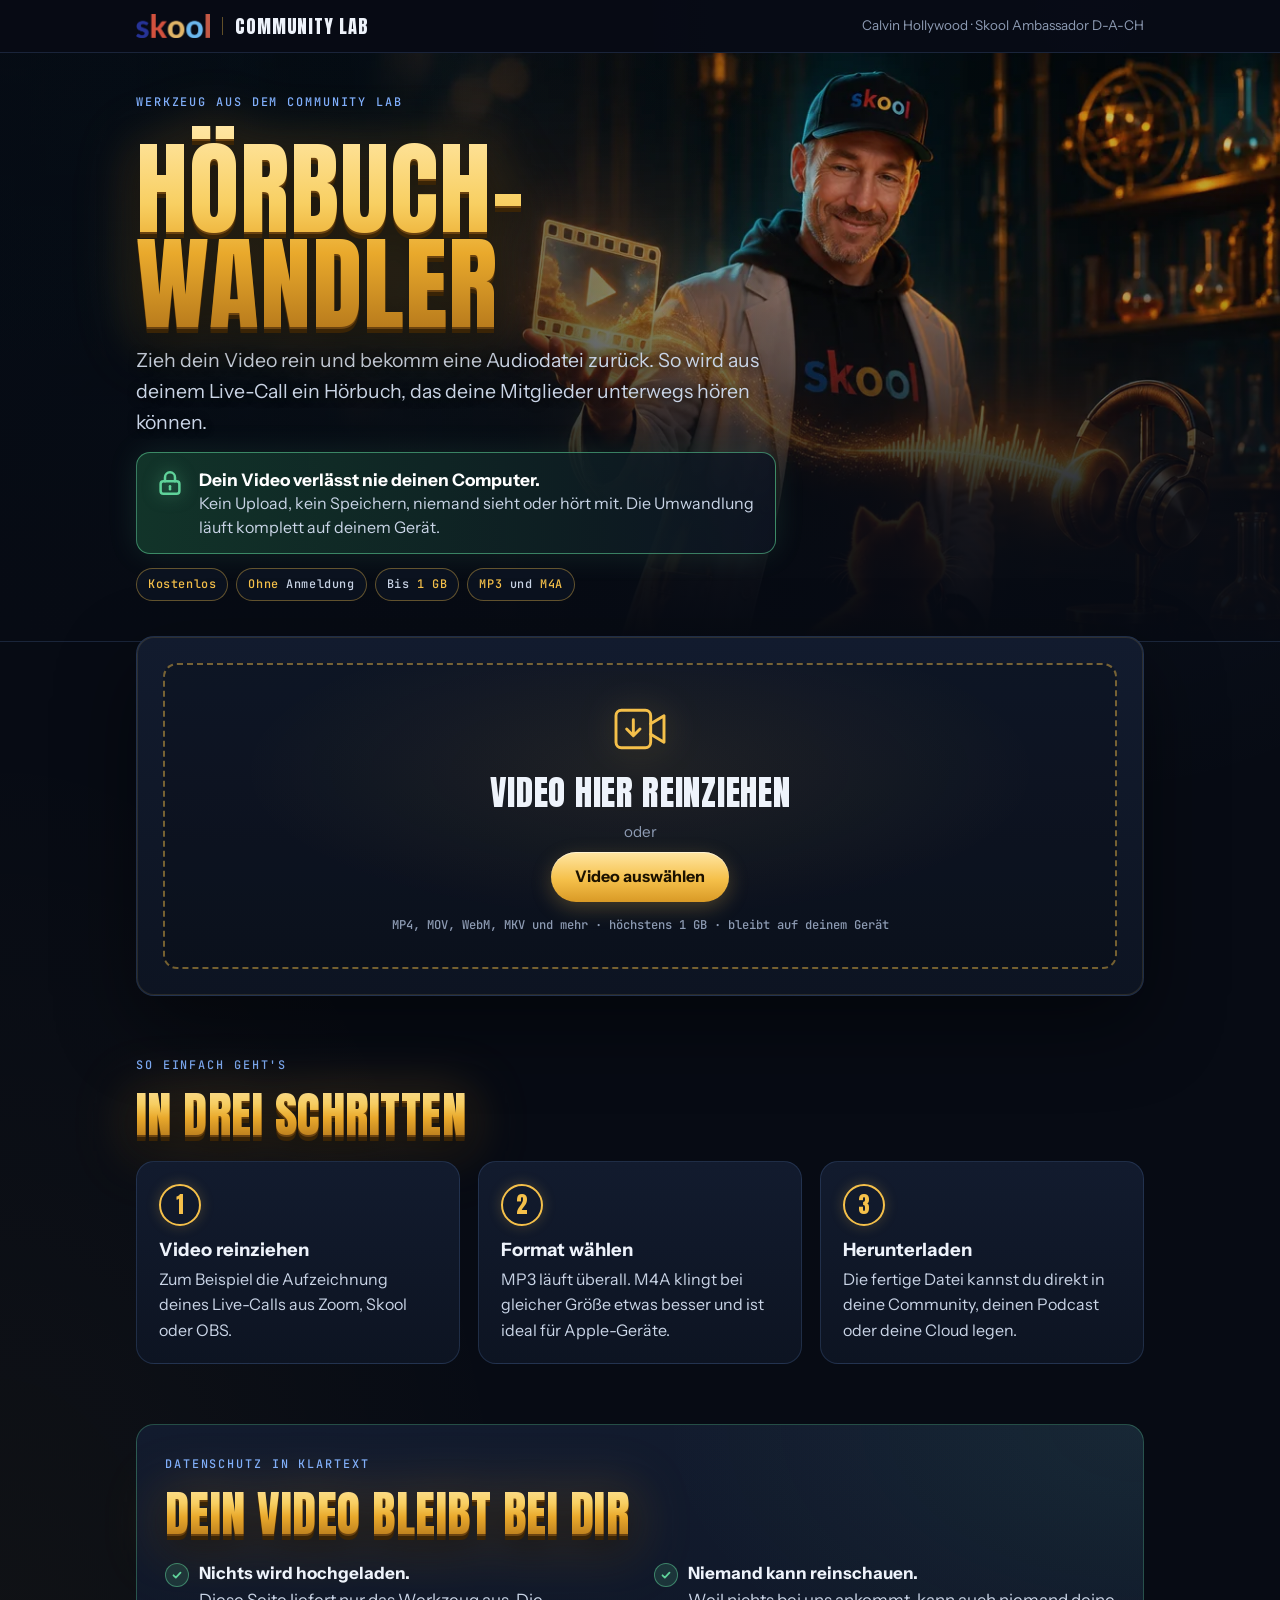
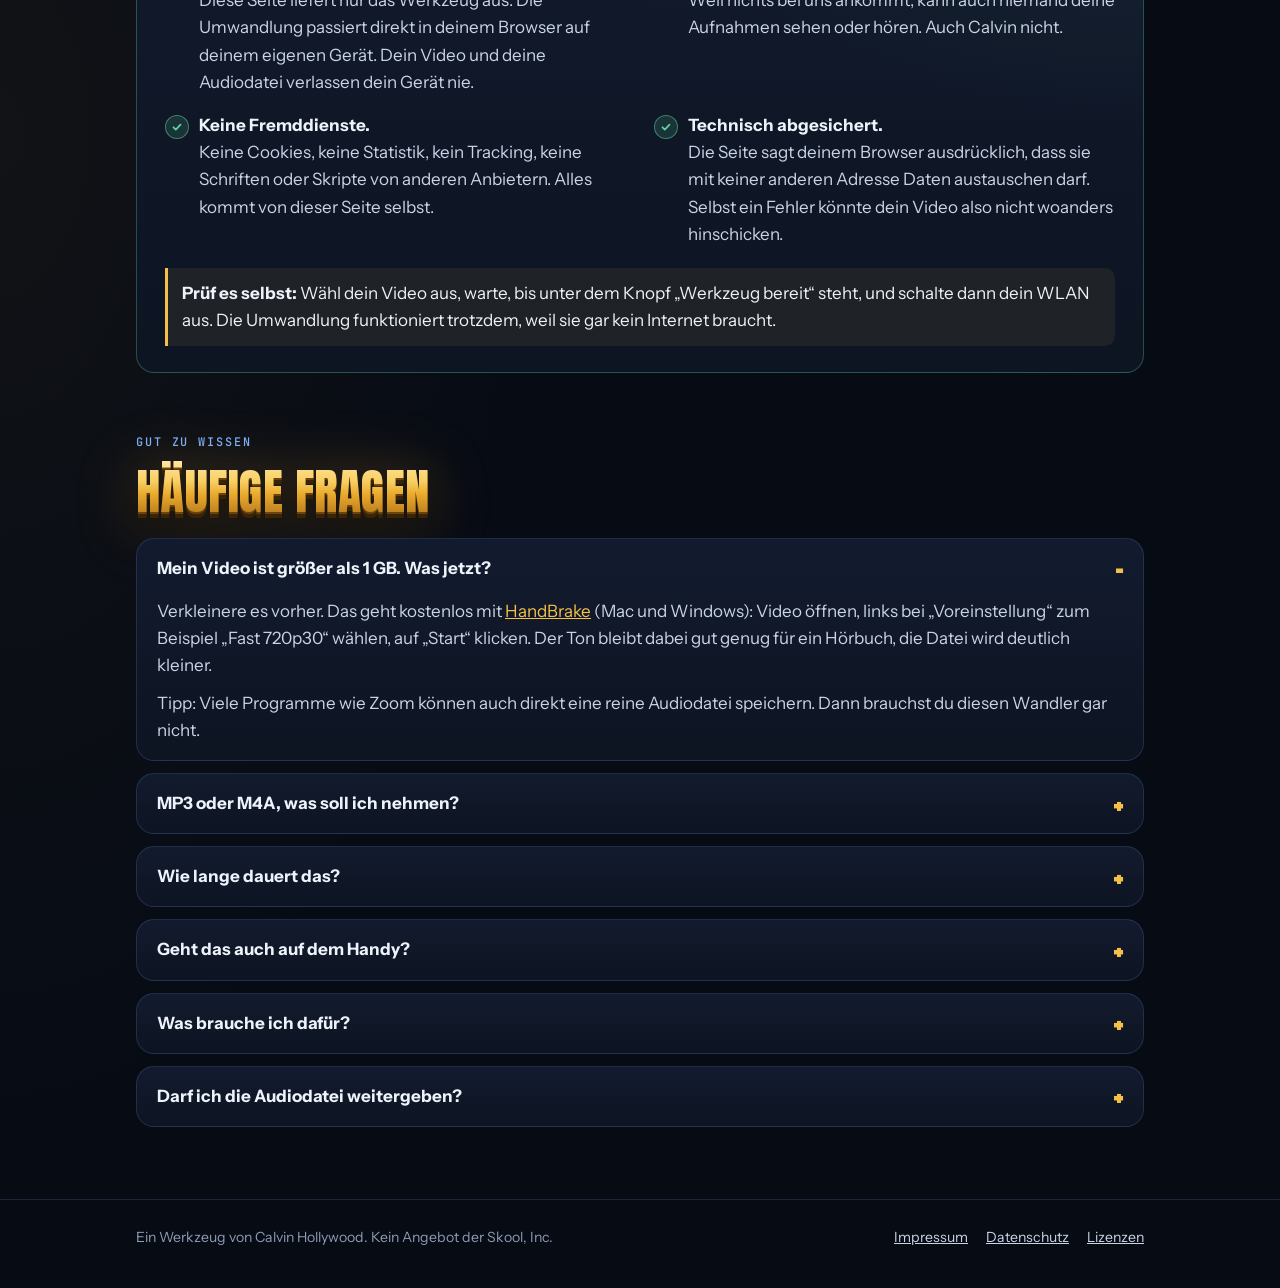
<file: index.html>
<!doctype html>
<html lang="de">
<head>
<meta charset="utf-8">
<meta http-equiv="Content-Security-Policy" content="default-src 'self'; script-src 'self' 'wasm-unsafe-eval'; worker-src 'self' blob:; connect-src 'self'; img-src 'self' data:; media-src 'self' blob:; style-src 'self'; font-src 'self'; object-src 'none'; base-uri 'self'; form-action 'none'">
<meta name="referrer" content="no-referrer">
<meta name="viewport" content="width=device-width, initial-scale=1, viewport-fit=cover">
<title>Hörbuch-Wandler · Community Lab</title>
<meta name="description" content="Video reinziehen, Audiodatei rausbekommen. Aus deinem Live-Call wird ein Hörbuch. Läuft komplett in deinem Browser, dein Video wird nirgendwohin hochgeladen.">
<meta name="theme-color" content="#070b14">
<meta name="robots" content="noindex">
<link rel="icon" href="img/skool-cat.png" type="image/png">
<link rel="preload" href="fonts/anton-latin-400.woff2" as="font" type="font/woff2" crossorigin>
<link rel="stylesheet" href="stil.css">
</head>
<body>
<header class="bar">
  <div class="wrap">
    <a class="brand" href="#top" aria-label="Zum Seitenanfang">
      <img src="img/skool-logo.png" alt="skool" width="74" height="24">
      <span>Community Lab</span>
    </a>
    <div class="by">Calvin Hollywood · Skool Ambassador D-A-CH</div>
  </div>
</header>

<main id="top">
  <section class="hero">
    <div class="hero-img" aria-hidden="true"></div>
    <div class="wrap">
      <span class="eyebrow">Werkzeug aus dem Community Lab</span>
      <h1 class="goldtext">Hörbuch-<br>Wandler</h1>
      <p class="sub">Zieh dein Video rein und bekomm eine Audiodatei zurück. So wird aus deinem Live-Call ein Hörbuch, das deine Mitglieder unterwegs hören können.</p>
      <a class="sicher" href="#sicher">
        <svg viewBox="0 0 24 24" fill="none" stroke="currentColor" stroke-width="2" stroke-linecap="round" stroke-linejoin="round" aria-hidden="true"><rect x="4.5" y="10.5" width="15" height="10" rx="2.2"/><path d="M8 10.5V7.5a4 4 0 0 1 8 0v3"/><path d="M12 14.5v2.5"/></svg>
        <span><b>Dein Video verlässt nie deinen Computer.</b> Kein Upload, kein Speichern, niemand sieht oder hört mit. Die Umwandlung läuft komplett auf deinem Gerät.</span>
      </a>
      <div class="chips">
        <span class="chip"><b>Kostenlos</b></span>
        <span class="chip"><b>Ohne</b> Anmeldung</span>
        <span class="chip">Bis <b>1 GB</b></span>
        <span class="chip"><b>MP3</b> und <b>M4A</b></span>
      </div>
    </div>
  </section>

  <section id="wandler" class="wrap">
    <div class="panel werkbank">
      <!-- Schritt 1: Video wählen -->
      <div id="s-waehlen" class="schritt">
        <label class="ablage" id="ablage" for="datei">
          <input type="file" id="datei" accept="video/*,.mp4,.mov,.m4v,.webm,.mkv,.avi,.mts,.wmv">
          <svg class="ablage-ico" viewBox="0 0 48 48" fill="none" stroke="currentColor" stroke-width="2.2" stroke-linecap="round" stroke-linejoin="round" aria-hidden="true"><rect x="6" y="10" width="26" height="28" rx="4"/><path d="m32 20 10-6v20l-10-6"/><path d="M19 17v12M14 24l5 5 5-5"/></svg>
          <strong class="ablage-titel">Video hier reinziehen</strong>
          <span class="ablage-oder">oder</span>
          <span class="knopf">Video auswählen</span>
          <span class="ablage-klein">MP4, MOV, WebM, MKV und mehr · höchstens 1 GB · bleibt auf deinem Gerät</span>
        </label>
        
      </div>

      <!-- Schritt 2: Format wählen -->
      <div id="s-format" class="schritt" hidden>
        <div class="datei-info">
          <svg viewBox="0 0 24 24" fill="none" stroke="currentColor" stroke-width="1.8" stroke-linecap="round" stroke-linejoin="round" aria-hidden="true"><rect x="3" y="5" width="13" height="14" rx="2"/><path d="m16 10 5-3v10l-5-3"/></svg>
          <div><strong id="f-name"></strong><span id="f-meta"></span></div>
          <button type="button" class="link-knopf" id="anderes">Anderes Video</button>
        </div>
        <fieldset class="formate">
          <legend>Welche Audiodatei möchtest du?</legend>
          <label class="format"><input type="radio" name="fmt" value="beide" checked><span><b>Beide</b><small>MP3 und M4A, du entscheidest danach</small></span></label>
          <label class="format"><input type="radio" name="fmt" value="mp3"><span><b>MP3</b><small>Läuft wirklich überall</small></span></label>
          <label class="format"><input type="radio" name="fmt" value="m4a"><span><b>M4A</b><small>Beste Qualität, ideal für Apple</small></span></label>
        </fieldset>
        <button type="button" class="knopf gross" id="start">Audiodatei erstellen</button>
        <p class="motor" id="motor"><span class="punkt"></span><span id="motor-text">Werkzeug wird vorbereitet …</span></p>
      </div>

      <!-- Schritt 3: Arbeiten -->
      <div id="s-arbeit" class="schritt" hidden>
        <p class="arbeit-titel" id="a-titel">Wird umgewandelt …</p>
        <div class="balken" role="progressbar" aria-valuemin="0" aria-valuemax="100" id="balken"><i id="balken-i"></i></div>
        <p class="arbeit-meta"><span id="a-prozent">0 %</span><span id="a-rest"></span></p>
        <p class="arbeit-hinweis">Lass diesen Tab offen, bis es fertig ist. Dein Video bleibt dabei auf deinem Gerät.</p>
        <button type="button" class="link-knopf" id="abbrechen">Abbrechen</button>
      </div>

      <!-- Schritt 4: Fertig -->
      <div id="s-fertig" class="schritt" hidden>
        <p class="fertig-titel"><svg viewBox="0 0 24 24" fill="none" stroke="currentColor" stroke-width="2.6" stroke-linecap="round" stroke-linejoin="round" aria-hidden="true"><path d="m5 12.5 4.5 4.5L19 7.5"/></svg>Fertig. Deine Audiodatei ist bereit.</p>
        <div id="ergebnisse" class="ergebnisse"></div>
        <button type="button" class="knopf zweit" id="neu">Nächstes Video umwandeln</button>
      </div>

      <!-- Fehler -->
      <div id="s-fehler" class="schritt" hidden>
        <p class="fehler-titel" id="e-titel">Das hat leider nicht geklappt.</p>
        <p class="fehler-text" id="e-text"></p>
        <button type="button" class="knopf zweit" id="nochmal">Nochmal versuchen</button>
      </div>
    </div>
  </section>

  <section class="wrap">
    <div class="sec-head">
      <span class="eyebrow">So einfach geht's</span>
      <h2 class="goldtext">In drei Schritten</h2>
    </div>
    <ol class="grid3 schritte-karten">
      <li class="panel karte"><span class="nr">1</span><h3>Video reinziehen</h3><p>Zum Beispiel die Aufzeichnung deines Live-Calls aus Zoom, Skool oder OBS.</p></li>
      <li class="panel karte"><span class="nr">2</span><h3>Format wählen</h3><p>MP3 läuft überall. M4A klingt bei gleicher Größe etwas besser und ist ideal für Apple-Geräte.</p></li>
      <li class="panel karte"><span class="nr">3</span><h3>Herunterladen</h3><p>Die fertige Datei kannst du direkt in deine Community, deinen Podcast oder deine Cloud legen.</p></li>
    </ol>
  </section>

  <section class="wrap">
    <div class="panel schutz" id="sicher">
      <div class="sec-head">
        <span class="eyebrow">Datenschutz in Klartext</span>
        <h2 class="goldtext">Dein Video bleibt bei dir</h2>
      </div>
      <ul class="haken-liste">
        <li><b>Nichts wird hochgeladen.</b> Diese Seite liefert nur das Werkzeug aus. Die Umwandlung passiert direkt in deinem Browser auf deinem eigenen Gerät. Dein Video und deine Audiodatei verlassen dein Gerät nie.</li>
        <li><b>Niemand kann reinschauen.</b> Weil nichts bei uns ankommt, kann auch niemand deine Aufnahmen sehen oder hören. Auch Calvin nicht.</li>
        <li><b>Keine Fremddienste.</b> Keine Cookies, keine Statistik, kein Tracking, keine Schriften oder Skripte von anderen Anbietern. Alles kommt von dieser Seite selbst.</li>
        <li><b>Technisch abgesichert.</b> Die Seite sagt deinem Browser ausdrücklich, dass sie mit keiner anderen Adresse Daten austauschen darf. Selbst ein Fehler könnte dein Video also nicht woanders hinschicken.</li>
      </ul>
      <p class="tipp"><b>Prüf es selbst:</b> Wähl dein Video aus, warte, bis unter dem Knopf „Werkzeug bereit“ steht, und schalte dann dein WLAN aus. Die Umwandlung funktioniert trotzdem, weil sie gar kein Internet braucht.</p>
    </div>
  </section>

  <section class="wrap">
    <div class="sec-head">
      <span class="eyebrow">Gut zu wissen</span>
      <h2 class="goldtext">Häufige Fragen</h2>
    </div>
    <div class="fragen">
      <details class="panel" open>
        <summary>Mein Video ist größer als 1 GB. Was jetzt?</summary>
        <div><p>Verkleinere es vorher. Das geht kostenlos mit <a href="https://handbrake.fr/" rel="noopener" target="_blank">HandBrake</a> (Mac und Windows): Video öffnen, links bei „Voreinstellung“ zum Beispiel „Fast 720p30“ wählen, auf „Start“ klicken. Der Ton bleibt dabei gut genug für ein Hörbuch, die Datei wird deutlich kleiner.</p><p>Tipp: Viele Programme wie Zoom können auch direkt eine reine Audiodatei speichern. Dann brauchst du diesen Wandler gar nicht.</p></div>
      </details>
      <details class="panel">
        <summary>MP3 oder M4A, was soll ich nehmen?</summary>
        <div><p><b>MP3</b> spielt wirklich jedes Gerät und jedes Programm ab. Wenn du unsicher bist, nimm MP3.</p><p><b>M4A</b> ist die Audio-Variante von MP4. Sie klingt bei gleicher Dateigröße etwas besser, ist bei den meisten Videos schneller fertig (der Ton wird nur herausgelöst, nicht neu berechnet) und läuft auf iPhone, Mac und in den meisten Playern.</p></div>
      </details>
      <details class="panel">
        <summary>Wie lange dauert das?</summary>
        <div><p>M4A geht am schnellsten, weil der Ton meist nur herausgelöst wird: Ein zweistündiges Video mit 1 GB ist in etwa einer Minute fertig. MP3 wird neu berechnet und braucht auf einem normalen Computer grob zwei Minuten pro Stunde Video. Auf dem Handy oder einem älteren Rechner kann es länger dauern.</p></div>
      </details>
      <details class="panel">
        <summary>Geht das auch auf dem Handy?</summary>
        <div><p>Ja, aber für lange Aufnahmen ist ein Computer besser. Handys haben weniger Arbeitsspeicher und bremsen den Browser, wenn der Bildschirm ausgeht. Lass das Display während der Umwandlung an.</p></div>
      </details>
      <details class="panel">
        <summary>Was brauche ich dafür?</summary>
        <div><p>Nur einen aktuellen Browser, zum Beispiel Safari, Firefox, Edge, Comet oder Chrome. Du musst nichts installieren und dich nirgends anmelden.</p></div>
      </details>
      <details class="panel">
        <summary>Darf ich die Audiodatei weitergeben?</summary>
        <div><p>Die Datei gehört dir, genau wie dein Video. Wenn andere Menschen im Call zu hören sind, frag sie vorher kurz, ob sie mit der Weitergabe als Hörbuch einverstanden sind.</p></div>
      </details>
    </div>
  </section>
</main>

<footer class="fuss">
  <div class="wrap">
    <span>Ein Werkzeug von Calvin Hollywood. Kein Angebot der Skool, Inc.</span>
    <nav><a href="impressum.html">Impressum</a><a href="datenschutz.html">Datenschutz</a><a href="lizenzen.html">Lizenzen</a></nav>
  </div>
</footer>

<noscript><p class="wrap">Bitte JavaScript aktivieren, sonst kann der Wandler nicht arbeiten.</p></noscript>
<script type="module" src="app.js"></script>
</body>
</html>
</file>
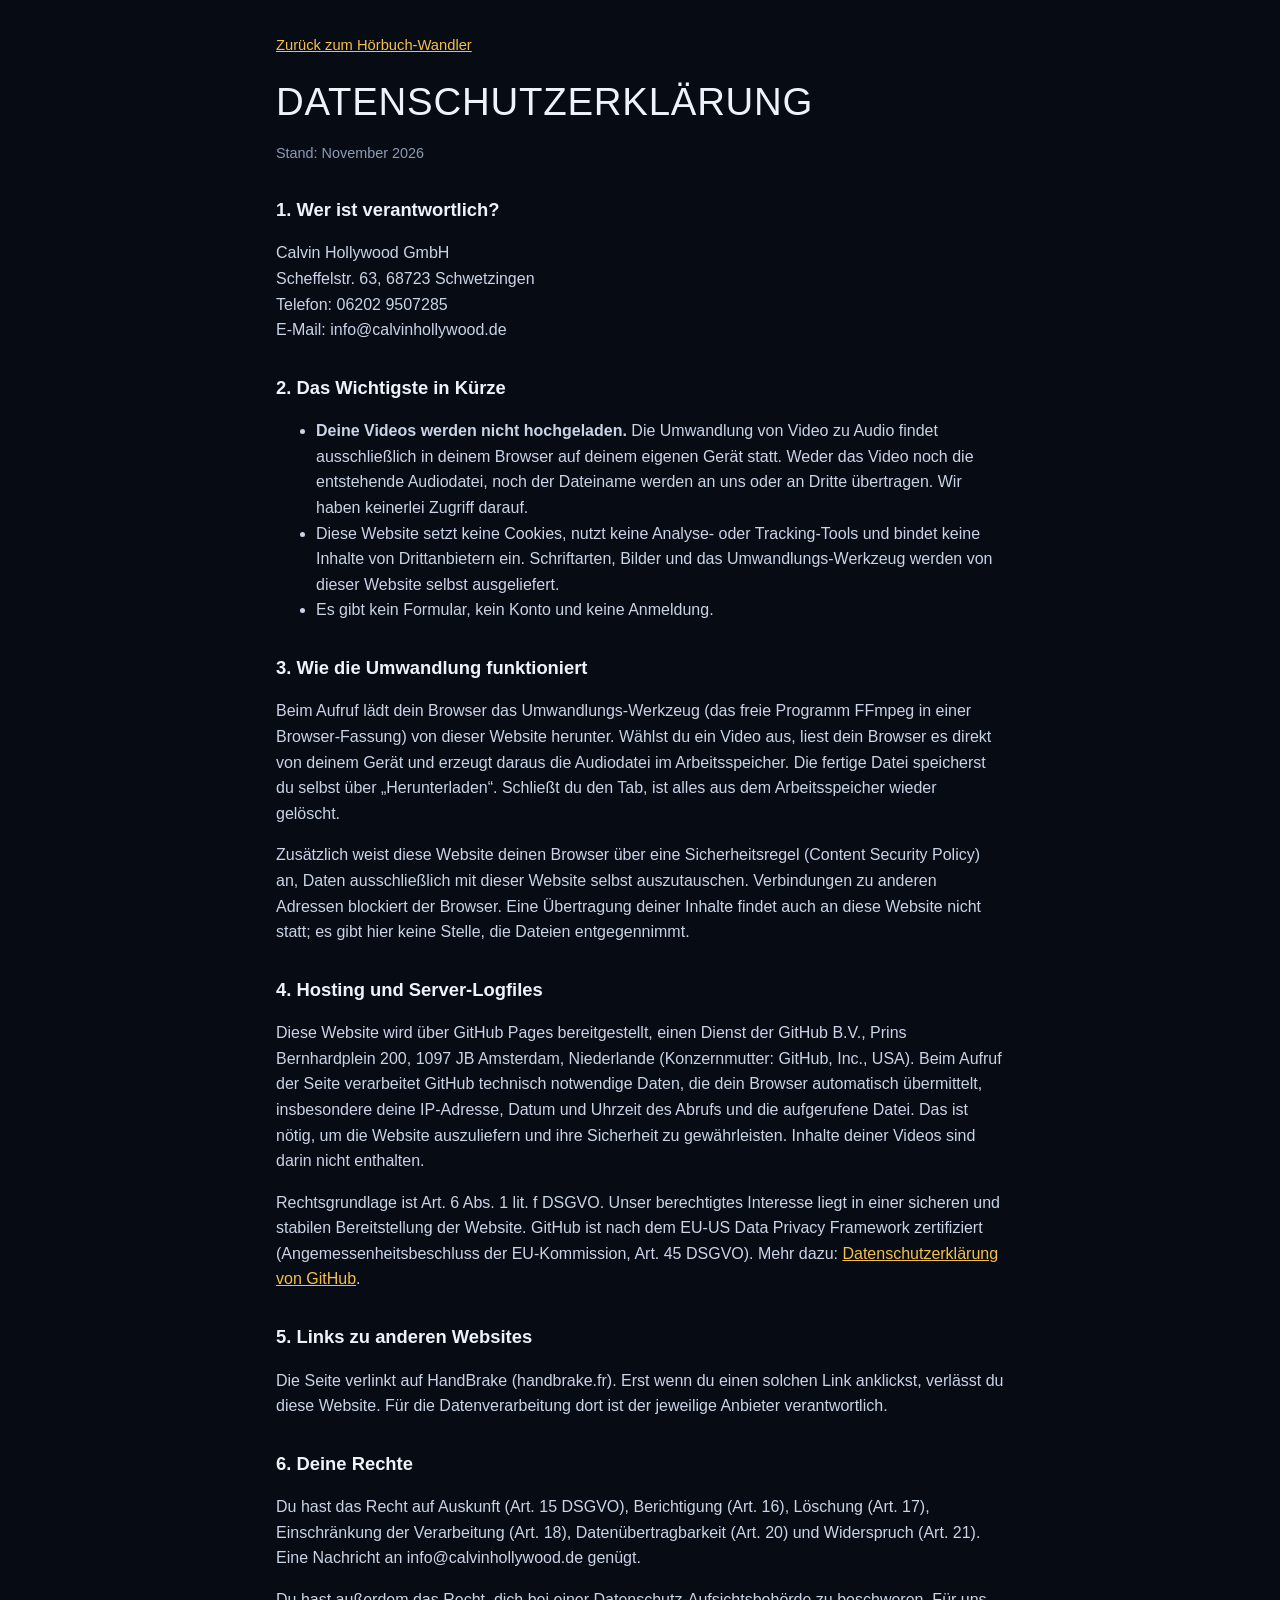
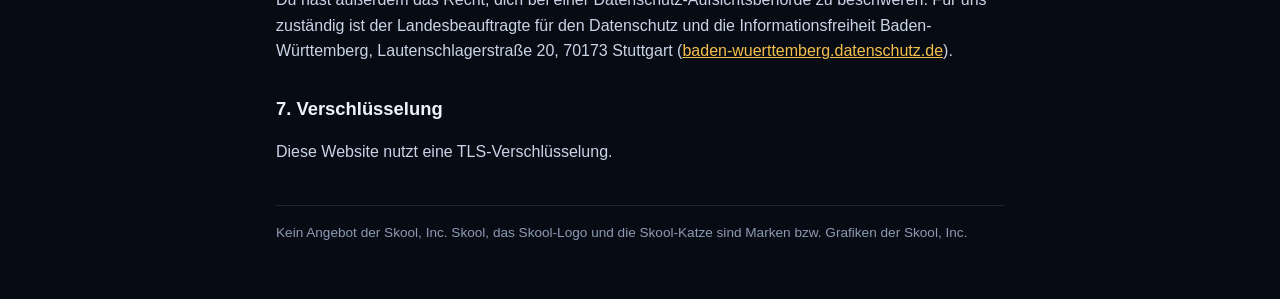
<file: datenschutz.html>
<!doctype html>
<html lang="de">
<head>
<meta charset="utf-8">
<meta http-equiv="Content-Security-Policy" content="default-src 'self'; script-src 'self' 'wasm-unsafe-eval'; worker-src 'self' blob:; connect-src 'self'; img-src 'self' data:; media-src 'self' blob:; style-src 'self'; font-src 'self'; object-src 'none'; base-uri 'self'; form-action 'none'">
<meta name="referrer" content="no-referrer">
<meta name="viewport" content="width=device-width, initial-scale=1">
<title>Datenschutz · Hörbuch-Wandler</title>
<meta name="robots" content="noindex">
<link rel="stylesheet" href="recht.css">
</head>
<body>
<div class="wrap">
<a class="back" href="index.html">Zurück zum Hörbuch-Wandler</a>
<h1>Datenschutz&shy;erklärung</h1>
<p class="stand">Stand: November 2026</p>
<h2>1. Wer ist verantwortlich?</h2>
<p>Calvin Hollywood GmbH<br>Scheffelstr. 63, 68723 Schwetzingen<br>Telefon: 06202 9507285<br>E-Mail: info@calvinhollywood.de</p>
<h2>2. Das Wichtigste in Kürze</h2>
<ul>
<li><b>Deine Videos werden nicht hochgeladen.</b> Die Umwandlung von Video zu Audio findet ausschließlich in deinem Browser auf deinem eigenen Gerät statt. Weder das Video noch die entstehende Audiodatei, noch der Dateiname werden an uns oder an Dritte übertragen. Wir haben keinerlei Zugriff darauf.</li>
<li>Diese Website setzt keine Cookies, nutzt keine Analyse- oder Tracking-Tools und bindet keine Inhalte von Drittanbietern ein. Schriftarten, Bilder und das Umwandlungs-Werkzeug werden von dieser Website selbst ausgeliefert.</li>
<li>Es gibt kein Formular, kein Konto und keine Anmeldung.</li>
</ul>
<h2>3. Wie die Umwandlung funktioniert</h2>
<p>Beim Aufruf lädt dein Browser das Umwandlungs-Werkzeug (das freie Programm FFmpeg in einer Browser-Fassung) von dieser Website herunter. Wählst du ein Video aus, liest dein Browser es direkt von deinem Gerät und erzeugt daraus die Audiodatei im Arbeitsspeicher. Die fertige Datei speicherst du selbst über „Herunterladen“. Schließt du den Tab, ist alles aus dem Arbeitsspeicher wieder gelöscht.</p>
<p>Zusätzlich weist diese Website deinen Browser über eine Sicherheitsregel (Content Security Policy) an, Daten ausschließlich mit dieser Website selbst auszutauschen. Verbindungen zu anderen Adressen blockiert der Browser. Eine Übertragung deiner Inhalte findet auch an diese Website nicht statt; es gibt hier keine Stelle, die Dateien entgegennimmt.</p>
<h2>4. Hosting und Server-Logfiles</h2>
<p>Diese Website wird über GitHub Pages bereitgestellt, einen Dienst der GitHub B.V., Prins Bernhardplein 200, 1097 JB Amsterdam, Niederlande (Konzernmutter: GitHub, Inc., USA). Beim Aufruf der Seite verarbeitet GitHub technisch notwendige Daten, die dein Browser automatisch übermittelt, insbesondere deine IP-Adresse, Datum und Uhrzeit des Abrufs und die aufgerufene Datei. Das ist nötig, um die Website auszuliefern und ihre Sicherheit zu gewährleisten. Inhalte deiner Videos sind darin nicht enthalten.</p>
<p>Rechtsgrundlage ist Art. 6 Abs. 1 lit. f DSGVO. Unser berechtigtes Interesse liegt in einer sicheren und stabilen Bereitstellung der Website. GitHub ist nach dem EU-US Data Privacy Framework zertifiziert (Angemessenheitsbeschluss der EU-Kommission, Art. 45 DSGVO). Mehr dazu: <a href="https://docs.github.com/de/site-policy/privacy-policies/github-general-privacy-statement" rel="noopener">Datenschutzerklärung von GitHub</a>.</p>
<h2>5. Links zu anderen Websites</h2>
<p>Die Seite verlinkt auf HandBrake (handbrake.fr). Erst wenn du einen solchen Link anklickst, verlässt du diese Website. Für die Datenverarbeitung dort ist der jeweilige Anbieter verantwortlich.</p>
<h2>6. Deine Rechte</h2>
<p>Du hast das Recht auf Auskunft (Art. 15 DSGVO), Berichtigung (Art. 16), Löschung (Art. 17), Einschränkung der Verarbeitung (Art. 18), Datenübertragbarkeit (Art. 20) und Widerspruch (Art. 21). Eine Nachricht an info@calvinhollywood.de genügt.</p>
<p>Du hast außerdem das Recht, dich bei einer Datenschutz-Aufsichtsbehörde zu beschweren. Für uns zuständig ist der Landesbeauftragte für den Datenschutz und die Informationsfreiheit Baden-Württemberg, Lautenschlagerstraße 20, 70173 Stuttgart (<a href="https://www.baden-wuerttemberg.datenschutz.de" rel="noopener">baden-wuerttemberg.datenschutz.de</a>).</p>
<h2>7. Verschlüsselung</h2>
<p>Diese Website nutzt eine TLS-Verschlüsselung.</p>
<footer>Kein Angebot der Skool, Inc. Skool, das Skool-Logo und die Skool-Katze sind Marken bzw. Grafiken der Skool, Inc.</footer>
</div>
</body>
</html>
</file>
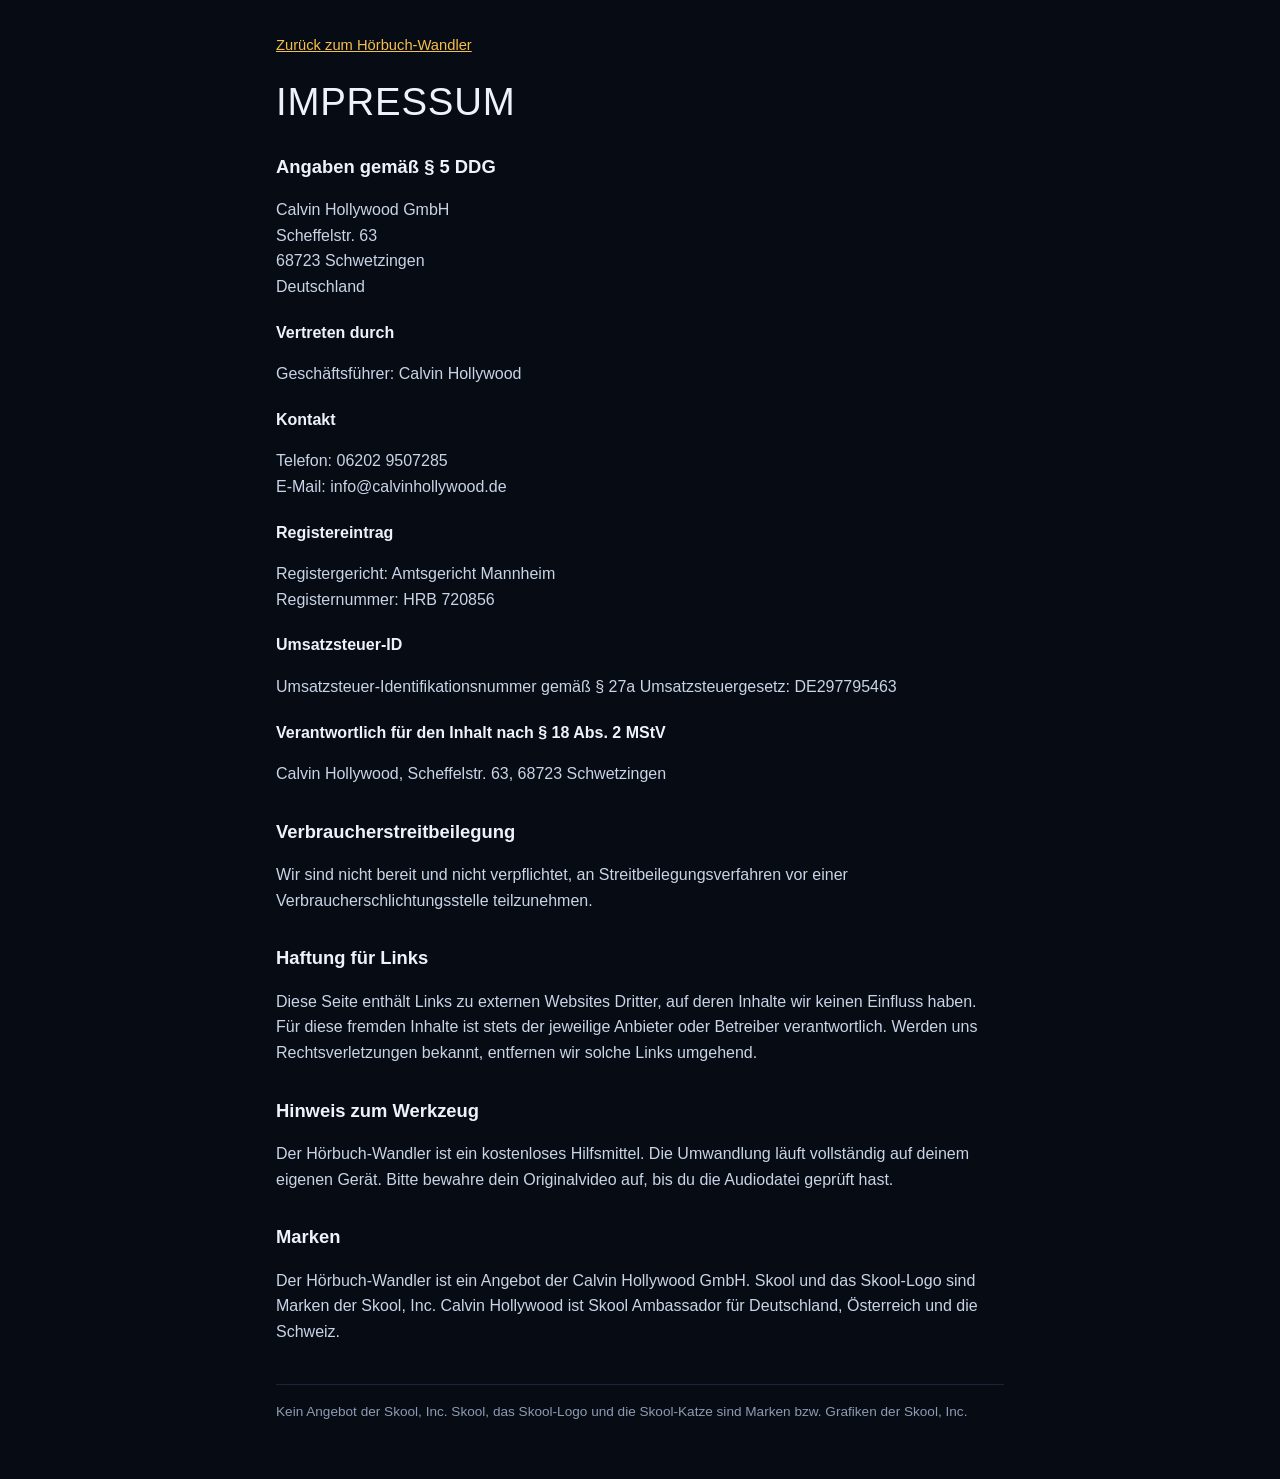
<file: impressum.html>
<!doctype html>
<html lang="de">
<head>
<meta charset="utf-8">
<meta http-equiv="Content-Security-Policy" content="default-src 'self'; script-src 'self' 'wasm-unsafe-eval'; worker-src 'self' blob:; connect-src 'self'; img-src 'self' data:; media-src 'self' blob:; style-src 'self'; font-src 'self'; object-src 'none'; base-uri 'self'; form-action 'none'">
<meta name="referrer" content="no-referrer">
<meta name="viewport" content="width=device-width, initial-scale=1">
<title>Impressum · Hörbuch-Wandler</title>
<meta name="robots" content="noindex">
<link rel="stylesheet" href="recht.css">
</head>
<body>
<div class="wrap">
<a class="back" href="index.html">Zurück zum Hörbuch-Wandler</a>
<h1>Impressum</h1>
<h2>Angaben gemäß § 5 DDG</h2>
<p>Calvin Hollywood GmbH<br>Scheffelstr. 63<br>68723 Schwetzingen<br>Deutschland</p>
<h3>Vertreten durch</h3>
<p>Geschäftsführer: Calvin Hollywood</p>
<h3>Kontakt</h3>
<p>Telefon: 06202 9507285<br>E-Mail: info@calvinhollywood.de</p>
<h3>Registereintrag</h3>
<p>Registergericht: Amtsgericht Mannheim<br>Registernummer: HRB 720856</p>
<h3>Umsatzsteuer-ID</h3>
<p>Umsatzsteuer-Identifikationsnummer gemäß § 27a Umsatzsteuergesetz: DE297795463</p>
<h3>Verantwortlich für den Inhalt nach § 18 Abs. 2 MStV</h3>
<p>Calvin Hollywood, Scheffelstr. 63, 68723 Schwetzingen</p>
<h2>Verbraucherstreitbeilegung</h2>
<p>Wir sind nicht bereit und nicht verpflichtet, an Streitbeilegungsverfahren vor einer Verbraucherschlichtungsstelle teilzunehmen.</p>
<h2>Haftung für Links</h2>
<p>Diese Seite enthält Links zu externen Websites Dritter, auf deren Inhalte wir keinen Einfluss haben. Für diese fremden Inhalte ist stets der jeweilige Anbieter oder Betreiber verantwortlich. Werden uns Rechtsverletzungen bekannt, entfernen wir solche Links umgehend.</p>
<h2>Hinweis zum Werkzeug</h2>
<p>Der Hörbuch-Wandler ist ein kostenloses Hilfsmittel. Die Umwandlung läuft vollständig auf deinem eigenen Gerät. Bitte bewahre dein Originalvideo auf, bis du die Audiodatei geprüft hast.</p>
<h2>Marken</h2>
<p>Der Hörbuch-Wandler ist ein Angebot der Calvin Hollywood GmbH. Skool und das Skool-Logo sind Marken der Skool, Inc. Calvin Hollywood ist Skool Ambassador für Deutschland, Österreich und die Schweiz.</p>
<footer>Kein Angebot der Skool, Inc. Skool, das Skool-Logo und die Skool-Katze sind Marken bzw. Grafiken der Skool, Inc.</footer>
</div>
</body>
</html>
</file>
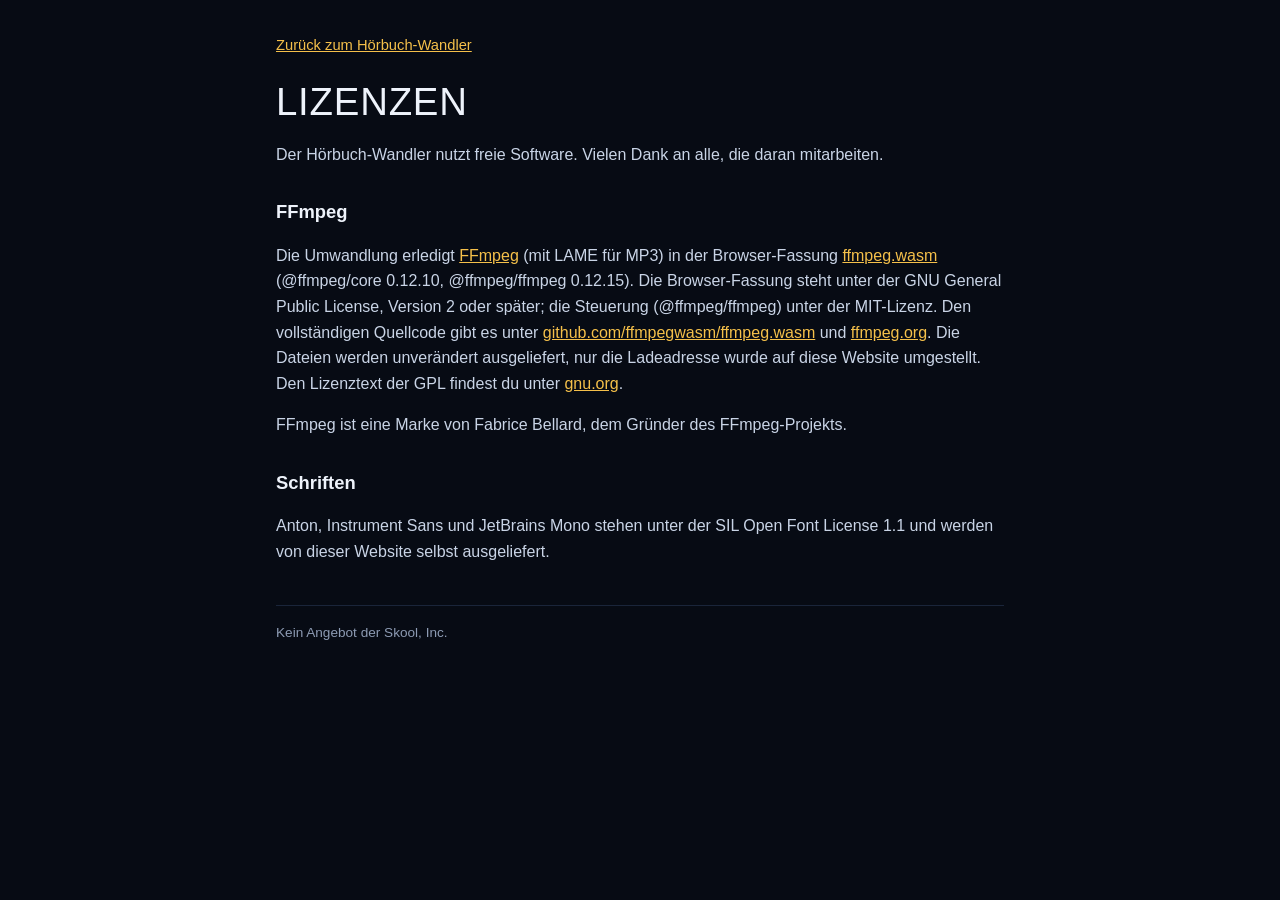
<file: lizenzen.html>
<!doctype html>
<html lang="de">
<head>
<meta charset="utf-8">
<meta http-equiv="Content-Security-Policy" content="default-src 'self'; script-src 'self' 'wasm-unsafe-eval'; worker-src 'self' blob:; connect-src 'self'; img-src 'self' data:; media-src 'self' blob:; style-src 'self'; font-src 'self'; object-src 'none'; base-uri 'self'; form-action 'none'">
<meta name="referrer" content="no-referrer">
<meta name="viewport" content="width=device-width, initial-scale=1">
<title>Lizenzen · Hörbuch-Wandler</title>
<meta name="robots" content="noindex">
<link rel="stylesheet" href="recht.css">
</head>
<body>
<div class="wrap">
<a class="back" href="index.html">Zurück zum Hörbuch-Wandler</a>
<h1>Lizenzen</h1>
<p>Der Hörbuch-Wandler nutzt freie Software. Vielen Dank an alle, die daran mitarbeiten.</p>
<h2>FFmpeg</h2>
<p>Die Umwandlung erledigt <a href="https://ffmpeg.org/" rel="noopener">FFmpeg</a> (mit LAME für MP3) in der Browser-Fassung <a href="https://github.com/ffmpegwasm/ffmpeg.wasm" rel="noopener">ffmpeg.wasm</a> (@ffmpeg/core 0.12.10, @ffmpeg/ffmpeg 0.12.15). Die Browser-Fassung steht unter der GNU General Public License, Version 2 oder später; die Steuerung (@ffmpeg/ffmpeg) unter der MIT-Lizenz. Den vollständigen Quellcode gibt es unter <a href="https://github.com/ffmpegwasm/ffmpeg.wasm" rel="noopener">github.com/ffmpegwasm/ffmpeg.wasm</a> und <a href="https://ffmpeg.org/download.html" rel="noopener">ffmpeg.org</a>. Die Dateien werden unverändert ausgeliefert, nur die Ladeadresse wurde auf diese Website umgestellt. Den Lizenztext der GPL findest du unter <a href="https://www.gnu.org/licenses/old-licenses/gpl-2.0.html" rel="noopener">gnu.org</a>.</p>
<p>FFmpeg ist eine Marke von Fabrice Bellard, dem Gründer des FFmpeg-Projekts.</p>
<h2>Schriften</h2>
<p>Anton, Instrument Sans und JetBrains Mono stehen unter der SIL Open Font License 1.1 und werden von dieser Website selbst ausgeliefert.</p>
<footer>Kein Angebot der Skool, Inc.</footer>
</div>
</body>
</html>
</file>
<file: stil.css>
@font-face{font-family:'Anton';font-weight:400;font-display:swap;src:url(fonts/anton-latin-ext-400.woff2) format('woff2');unicode-range:U+0100-02BA,U+02BD-02C5,U+02C7-02CC,U+02CE-02D7,U+02DD-02FF,U+1E00-1E9F,U+20A0-20AB,U+20AD-20C4,U+2C60-2C7F,U+A720-A7FF}
@font-face{font-family:'Anton';font-weight:400;font-display:swap;src:url(fonts/anton-latin-400.woff2) format('woff2');unicode-range:U+0000-00FF,U+0131,U+0152-0153,U+02BB-02BC,U+02C6,U+02DA,U+02DC,U+2000-206F,U+20AC,U+2122,U+2212,U+FEFF,U+FFFD}
@font-face{font-family:'Instrument Sans';font-weight:400 700;font-display:swap;src:url(fonts/instrument-sans-latin-ext-wght-normal.woff2) format('woff2');unicode-range:U+0100-02BA,U+02BD-02C5,U+02C7-02CC,U+02CE-02D7,U+02DD-02FF,U+1E00-1E9F,U+20A0-20AB,U+20AD-20C0,U+2C60-2C7F,U+A720-A7FF}
@font-face{font-family:'Instrument Sans';font-weight:400 700;font-display:swap;src:url(fonts/instrument-sans-latin-wght-normal.woff2) format('woff2');unicode-range:U+0000-00FF,U+0131,U+0152-0153,U+02BB-02BC,U+02C6,U+02DA,U+02DC,U+2000-206F,U+20AC,U+2122,U+2212,U+FEFF,U+FFFD}
@font-face{font-family:'JetBrains Mono';font-weight:500;font-display:swap;src:url(fonts/jetbrains-mono-latin-500-normal.woff2) format('woff2')}

/* Look "Community Lab" in Nachtblau, wie der Growth Boost Check */
:root{
  --lab:#070b14; --bench:#0d1422; --bench-2:#121b2e;
  --line:rgba(127,176,255,.16); --line-strong:rgba(245,192,74,.38);
  --ink:#eef3fb; --ink-soft:#c9d4e6; --ink-dim:#8d9bb3;
  --blau:#7fb0ff; --gold:#f5c04a; --gold-hi:#ffe6a3; --gold-lo:#b77a1c;
  --gruen:#5fd39a; --rot:#ff7a6b;
  --f-display:"Anton",Impact,"Haettenschweiler","Arial Narrow Bold",sans-serif;
  --f-body:"Instrument Sans","Segoe UI","Helvetica Neue",Arial,sans-serif;
  --f-mono:"JetBrains Mono",ui-monospace,"SF Mono",Menlo,Consolas,monospace;
  --r:18px; color-scheme:dark;
}
*{box-sizing:border-box}
[hidden]{display:none!important}
html{background:var(--lab);scroll-behavior:smooth}
body{margin:0;background:
  radial-gradient(70% 40% at 85% 0%,rgba(127,176,255,.07),transparent 70%),
  radial-gradient(60% 50% at 0% 60%,rgba(245,192,74,.04),transparent 70%),var(--lab);
  color:var(--ink);font-family:var(--f-body);font-size:17px;line-height:1.6;-webkit-font-smoothing:antialiased;overflow-x:hidden}
a{color:var(--gold)}
a:focus-visible,summary:focus-visible,button:focus-visible,.ablage:focus-within{outline:2px solid var(--gold);outline-offset:3px}
img{max-width:100%;display:block}
.wrap{max-width:1040px;margin:0 auto;padding-left:max(16px,env(safe-area-inset-left,0px));padding-right:max(16px,env(safe-area-inset-right,0px))}
.eyebrow{font-family:var(--f-mono);font-size:.74rem;letter-spacing:.16em;text-transform:uppercase;color:var(--blau)}
.goldtext{font-family:var(--f-display);font-weight:400;text-transform:uppercase;letter-spacing:.01em;
  color:var(--gold);background:linear-gradient(180deg,var(--gold-hi) 0%,#f8cf62 38%,#e9a92c 62%,var(--gold-lo) 100%);
  -webkit-background-clip:text;background-clip:text;-webkit-text-fill-color:transparent;padding-top:.16em;margin-top:-.16em;
  filter:drop-shadow(0 2px 0 #6b4310) drop-shadow(0 4px 0 #3a2406) drop-shadow(0 10px 18px rgba(0,0,0,.6)) drop-shadow(0 0 26px rgba(255,180,60,.25))}

.bar{position:relative;z-index:3;border-bottom:1px solid var(--line);background:rgba(7,11,20,.9)}
.bar .wrap{display:flex;align-items:center;justify-content:space-between;gap:16px;padding-block:14px}
.brand{display:flex;align-items:center;gap:12px;text-decoration:none;color:var(--ink);min-width:0}
.brand img{height:24px;width:auto}
.brand span{font-family:var(--f-display);font-size:1.15rem;letter-spacing:.05em;line-height:1;padding-left:12px;border-left:1px solid var(--line-strong);text-transform:uppercase;white-space:nowrap}
.bar .by{font-size:.84rem;color:var(--ink-dim);text-align:right}

.hero{position:relative;overflow:hidden;border-bottom:1px solid var(--line);padding:0}
.hero-img{position:absolute;inset:0;background:url(img/hero.webp) right top/cover no-repeat}
.hero-img::after{content:"";position:absolute;inset:0;background:
  linear-gradient(0deg,var(--lab) 0%,rgba(7,11,20,.88) 24%,rgba(7,11,20,.3) 58%,rgba(7,11,20,.2) 100%),
  linear-gradient(90deg,rgba(7,11,20,.8) 0%,rgba(7,11,20,.35) 45%,rgba(7,11,20,0) 62%)}
.hero .wrap{position:relative;z-index:1;min-height:clamp(400px,46vw,560px);display:flex;flex-direction:column;justify-content:flex-end;gap:14px;padding-block:40px 40px}
.hero h1{font-size:clamp(3rem,8.4vw,6.4rem);line-height:.92;margin:0}
.hero p.sub{margin:0;font-size:clamp(1.05rem,2vw,1.22rem);color:var(--ink-soft);max-width:34em;text-shadow:0 1px 8px rgba(0,0,0,.8)}
.sicher{display:flex;gap:14px;align-items:flex-start;max-width:40em;padding:14px 18px;border-radius:14px;text-decoration:none;color:var(--ink-soft);
  border:1px solid rgba(95,211,154,.55);background:linear-gradient(90deg,rgba(20,60,45,.85),rgba(13,20,34,.8));box-shadow:0 0 30px rgba(95,211,154,.12);font-size:1rem;line-height:1.45}
.sicher svg{flex:none;width:30px;height:30px;color:var(--gruen);margin-top:1px;filter:drop-shadow(0 0 8px rgba(95,211,154,.5))}
.sicher b{color:#fff;display:block;font-size:1.08rem}
.sicher:hover{border-color:var(--gruen)}
.chips{display:flex;flex-wrap:wrap;gap:8px}
.chip{font-family:var(--f-mono);font-size:.74rem;letter-spacing:.05em;padding:6px 11px;border:1px solid var(--line-strong);border-radius:999px;color:var(--ink-soft);background:rgba(13,20,34,.8)}
.chip b{color:var(--gold);font-weight:500}

section{padding-block:52px 8px}
.sec-head{display:grid;gap:8px;margin-bottom:22px;max-width:46em}
.sec-head h2{font-size:clamp(2rem,4.6vw,3rem);line-height:1;margin:0}
.panel{border:1px solid var(--line);border-radius:var(--r);background:linear-gradient(180deg,var(--bench-2),var(--bench));position:relative}

/* Werkbank */
#wandler{padding-top:0;margin-top:-6px;position:relative;z-index:2}
.werkbank{padding:26px;box-shadow:0 30px 80px rgba(0,0,0,.45),0 0 0 1px rgba(245,192,74,.12) inset}
.ablage{display:flex;flex-direction:column;align-items:center;justify-content:center;gap:8px;text-align:center;cursor:pointer;
  min-height:300px;padding:32px 20px;border:2px dashed rgba(245,192,74,.45);border-radius:14px;
  background:radial-gradient(60% 70% at 50% 35%,rgba(245,192,74,.08),transparent 70%),rgba(0,0,0,.18);transition:background .2s,border-color .2s,transform .2s}
.ablage:hover,.ablage.drauf{border-color:var(--gold);background:radial-gradient(60% 70% at 50% 35%,rgba(245,192,74,.16),transparent 70%),rgba(0,0,0,.18)}
.ablage.drauf{transform:scale(1.01)}
.ablage input{position:absolute;width:1px;height:1px;opacity:0;pointer-events:none}
.ablage-ico{width:64px;height:64px;color:var(--gold);filter:drop-shadow(0 0 18px rgba(245,192,74,.35));margin-bottom:6px}
.ablage-titel{font-family:var(--f-display);font-weight:400;font-size:clamp(1.6rem,4vw,2.2rem);text-transform:uppercase;letter-spacing:.02em;line-height:1.05}
.ablage-oder{color:var(--ink-dim);font-size:.95rem}
.ablage-klein{font-family:var(--f-mono);font-size:.76rem;color:var(--ink-dim);margin-top:6px}
.knopf{display:inline-flex;align-items:center;justify-content:center;gap:8px;font:inherit;font-weight:700;font-size:1rem;color:#1c1200;cursor:pointer;
  padding:12px 24px;border:0;border-radius:999px;text-decoration:none;
  background:linear-gradient(180deg,var(--gold-hi),var(--gold) 55%,#d99a26);box-shadow:0 6px 20px rgba(245,192,74,.25),0 1px 0 rgba(255,255,255,.5) inset}
.knopf:hover{filter:brightness(1.06)}
.knopf.gross{width:100%;padding:16px 24px;font-size:1.1rem;margin-top:18px}
.knopf.zweit{background:transparent;color:var(--gold);border:1px solid var(--line-strong);box-shadow:none;margin-top:18px}
.link-knopf{font:inherit;font-size:.92rem;background:none;border:0;color:var(--ink-dim);text-decoration:underline;cursor:pointer;padding:6px}
.link-knopf:hover{color:var(--ink)}
.motor{display:flex;align-items:center;justify-content:center;gap:9px;margin:14px 0 0;font-family:var(--f-mono);font-size:.78rem;color:var(--ink-dim)}
.motor .punkt{width:9px;height:9px;border-radius:50%;background:var(--gold);box-shadow:0 0 10px var(--gold);animation:puls 1.2s ease-in-out infinite}
.motor.bereit .punkt{background:var(--gruen);box-shadow:0 0 10px var(--gruen);animation:none}
.motor.fehler .punkt{background:var(--rot);box-shadow:0 0 10px var(--rot);animation:none}
@keyframes puls{50%{opacity:.35}}

.datei-info{display:grid;grid-template-columns:auto minmax(0,1fr) auto;gap:14px;align-items:center;padding:14px 16px;border:1px solid var(--line);border-radius:12px;background:rgba(0,0,0,.2)}
.datei-info svg{width:30px;height:30px;color:var(--gold)}
.datei-info div{display:grid;min-width:0}
.datei-info strong{overflow:hidden;text-overflow:ellipsis;white-space:nowrap}
.datei-info span{font-family:var(--f-mono);font-size:.78rem;color:var(--ink-dim)}
.formate{border:0;padding:0;margin:20px 0 0;display:grid;grid-template-columns:repeat(3,minmax(0,1fr));gap:12px}
.formate legend{padding:0;margin-bottom:10px;font-weight:700}
.format{position:relative;cursor:pointer}
.format input{position:absolute;opacity:0}
.format span{display:grid;gap:2px;height:100%;padding:14px 16px;border:1px solid var(--line);border-radius:12px;background:rgba(0,0,0,.18);transition:border-color .15s,background .15s}
.format b{font-family:var(--f-display);font-weight:400;font-size:1.4rem;letter-spacing:.03em;text-transform:uppercase}
.format small{color:var(--ink-dim);font-size:.88rem;line-height:1.35}
.format input:checked + span{border-color:var(--gold);background:rgba(245,192,74,.1);box-shadow:0 0 0 1px var(--gold) inset}
.format input:checked + span b{color:var(--gold)}
.format input:focus-visible + span{outline:2px solid var(--gold);outline-offset:2px}

.schritt{text-align:left}
#s-arbeit,#s-fertig,#s-fehler{text-align:center;padding:20px 4px 6px}
.arbeit-titel,.fertig-titel,.fehler-titel{font-family:var(--f-display);font-weight:400;font-size:clamp(1.5rem,3.6vw,2rem);text-transform:uppercase;letter-spacing:.02em;line-height:1.1;margin:0 0 18px}
.balken{height:16px;border-radius:999px;background:rgba(127,176,255,.12);overflow:hidden;border:1px solid var(--line)}
.balken i{display:block;height:100%;width:0;border-radius:999px;background:linear-gradient(90deg,var(--gold-lo),var(--gold),var(--gold-hi));box-shadow:0 0 18px rgba(245,192,74,.5);transition:width .3s}
.balken.unbestimmt i{width:30%!important;animation:hin 1.4s ease-in-out infinite alternate}
@keyframes hin{from{transform:translateX(-10%)}to{transform:translateX(250%)}}
.arbeit-meta{display:flex;justify-content:space-between;font-family:var(--f-mono);font-size:.85rem;color:var(--ink-soft);margin:10px 2px 0}
.arbeit-hinweis{color:var(--ink-dim);font-size:.95rem;margin:18px 0 6px}
.fertig-titel{display:flex;align-items:center;justify-content:center;gap:10px;color:var(--gruen)}
.fertig-titel svg{width:30px;height:30px;flex:none}
.ergebnisse{display:grid;gap:14px;text-align:left}
.ergebnis{display:grid;grid-template-columns:auto minmax(0,1fr) auto;gap:14px;align-items:center;padding:16px;border:1px solid var(--line-strong);border-radius:12px;background:rgba(245,192,74,.06)}
.ergebnis .typ{font-family:var(--f-display);font-size:1.5rem;color:var(--gold);min-width:2.8em}
.ergebnis .info{display:grid;min-width:0}
.ergebnis .info strong{overflow:hidden;text-overflow:ellipsis;white-space:nowrap}
.ergebnis .info span{font-family:var(--f-mono);font-size:.78rem;color:var(--ink-dim)}
.ergebnis audio{grid-column:1/-1;width:100%;height:40px}
.fehler-titel{color:var(--rot)}
.fehler-text{color:var(--ink-soft);max-width:36em;margin:0 auto}

/* Schritte */
.grid3{display:grid;grid-template-columns:repeat(3,minmax(0,1fr));gap:18px;list-style:none;margin:0;padding:0}
.karte{padding:22px 22px 20px}
.karte .nr{display:grid;place-items:center;width:42px;height:42px;border-radius:50%;border:2px solid var(--gold);color:var(--gold);font-family:var(--f-display);font-size:1.4rem;margin-bottom:12px;box-shadow:0 0 14px rgba(245,192,74,.22)}
.karte h3{font-size:1.15rem;margin:0 0 6px;line-height:1.25}
.karte p{margin:0;color:var(--ink-soft);font-size:1rem}

/* Datenschutz */
.schutz{padding:30px 28px 26px;border-color:rgba(95,211,154,.3);background:radial-gradient(80% 90% at 100% 0%,rgba(95,211,154,.07),transparent 60%),linear-gradient(180deg,var(--bench-2),var(--bench))}
.haken-liste{list-style:none;margin:0 0 20px;padding:0;display:grid;grid-template-columns:repeat(2,minmax(0,1fr));gap:16px 28px}
.haken-liste li{position:relative;padding-left:34px;color:var(--ink-soft)}
.haken-liste li b{color:var(--ink);display:block}
.haken-liste li::before{content:"";position:absolute;left:0;top:3px;width:22px;height:22px;border-radius:50%;background:rgba(95,211,154,.15) url("data:image/svg+xml,%3Csvg xmlns='http://www.w3.org/2000/svg' viewBox='0 0 24 24' fill='none' stroke='%235fd39a' stroke-width='3' stroke-linecap='round' stroke-linejoin='round'%3E%3Cpath d='m6 12.5 4 4L18 8'/%3E%3C/svg%3E") center/14px no-repeat;border:1px solid rgba(95,211,154,.5)}
.tipp{padding:12px 14px;border-left:3px solid var(--gold);background:rgba(245,192,74,.07);border-radius:0 10px 10px 0;color:var(--ink);margin:0}

/* Fragen */
.fragen{display:grid;gap:12px}
.fragen details{padding:0}
.fragen summary{cursor:pointer;list-style:none;padding:16px 50px 16px 20px;font-weight:700;position:relative}
.fragen summary::-webkit-details-marker{display:none}
.fragen summary::after{content:"+";position:absolute;right:20px;top:50%;transform:translateY(-50%);font-family:var(--f-display);font-size:1.6rem;color:var(--gold)}
.fragen details[open] summary::after{content:"–"}
.fragen details div{padding:0 20px 16px;color:var(--ink-soft)}
.fragen details p{margin:0 0 10px}
.fragen details p:last-child{margin:0}

footer.fuss{margin-top:64px;border-top:1px solid var(--line);padding-block:26px 40px;color:var(--ink-dim);font-size:.88rem}
footer.fuss .wrap{display:flex;flex-wrap:wrap;gap:10px 24px;justify-content:space-between;align-items:center}
footer.fuss nav{display:flex;gap:18px}
footer.fuss a{color:var(--ink-soft)}

@media (max-width:760px){
  body{font-size:16px}
  .bar .by{display:none}
  .hero .wrap{min-height:0;padding-top:78vw;padding-bottom:30px}
  .hero-img{background-position:center top;background-size:100% auto;background-image:url(img/hero-900.webp)}
  .hero-img::after{background:linear-gradient(0deg,var(--lab) 0%,rgba(7,11,20,.92) 42%,rgba(7,11,20,.1) 70%)}
  .werkbank{padding:16px}
  .ablage{min-height:240px}
  .formate,.grid3,.haken-liste{grid-template-columns:minmax(0,1fr)}
  .datei-info{grid-template-columns:auto minmax(0,1fr)}
  .datei-info .link-knopf{grid-column:1/-1;justify-self:start;padding-left:0}
  .ergebnis{grid-template-columns:minmax(0,1fr)}
  .ergebnis .typ{display:none}
  .ergebnis .knopf{width:100%}
  .schutz{padding:24px 18px}
  section{padding-top:40px}
}
</file>
<file: recht.css>
:root{--lab:#070b14;--ink:#eef3fb;--ink-dim:#8d9bb3;--teal:#f5c04a;--line:rgba(127,176,255,.16);color-scheme:dark}
*{box-sizing:border-box}
body{margin:0;background:var(--lab);color:var(--ink);font-family:"Segoe UI","Helvetica Neue",Arial,sans-serif;font-size:16px;line-height:1.6}
.wrap{max-width:760px;margin:0 auto;padding:32px max(16px,env(safe-area-inset-right,0px)) 56px max(16px,env(safe-area-inset-left,0px))}
a{color:var(--teal)}
.back{display:inline-block;margin-bottom:24px;font-size:.92rem}
h1{font-family:Impact,"Arial Narrow Bold",sans-serif;font-weight:400;text-transform:uppercase;letter-spacing:.02em;font-size:2.4rem;line-height:1.05;margin:0 0 20px}
h2{font-size:1.15rem;margin:30px 0 8px}
h3{font-size:1rem;margin:20px 0 6px}
p,li{color:#c9d4e6}
.stand{color:var(--ink-dim);font-size:.9rem}
footer{border-top:1px solid var(--line);margin-top:40px;padding-top:16px;font-size:.85rem;color:var(--ink-dim)}
</file>
